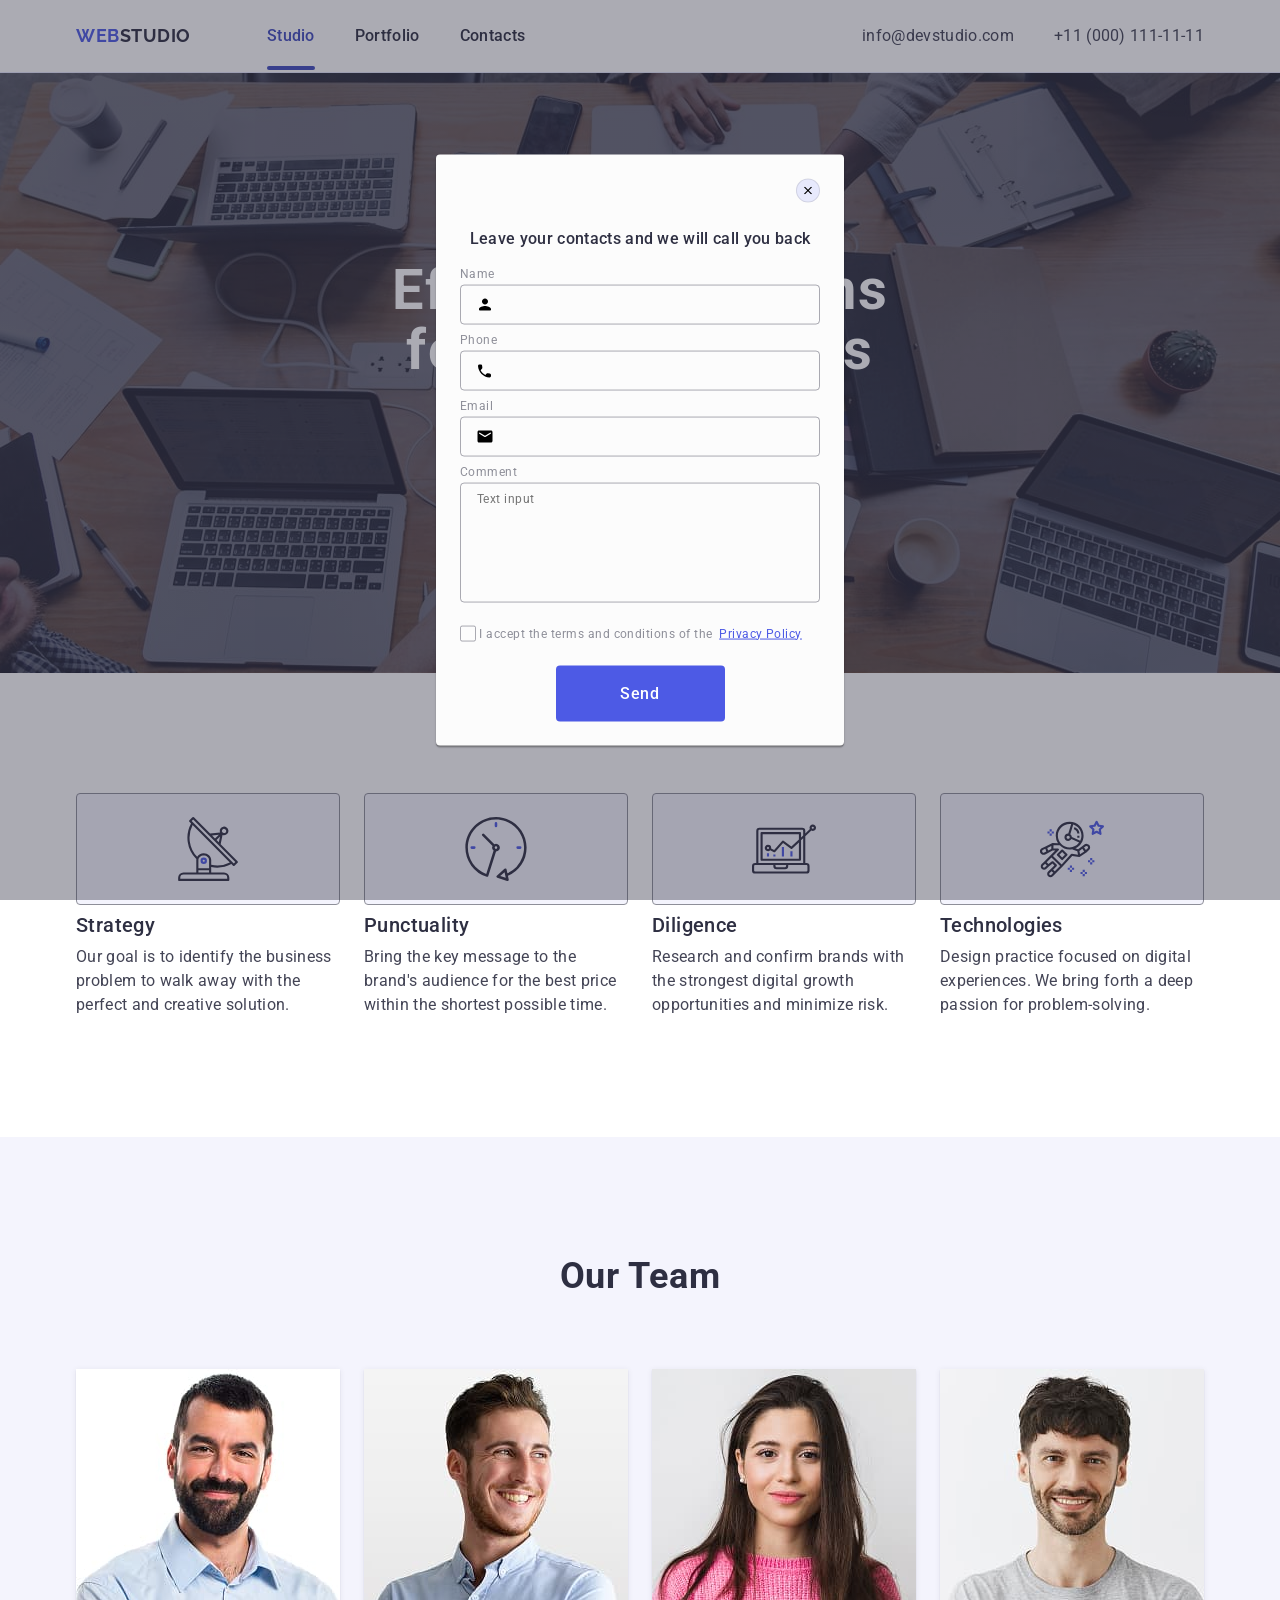
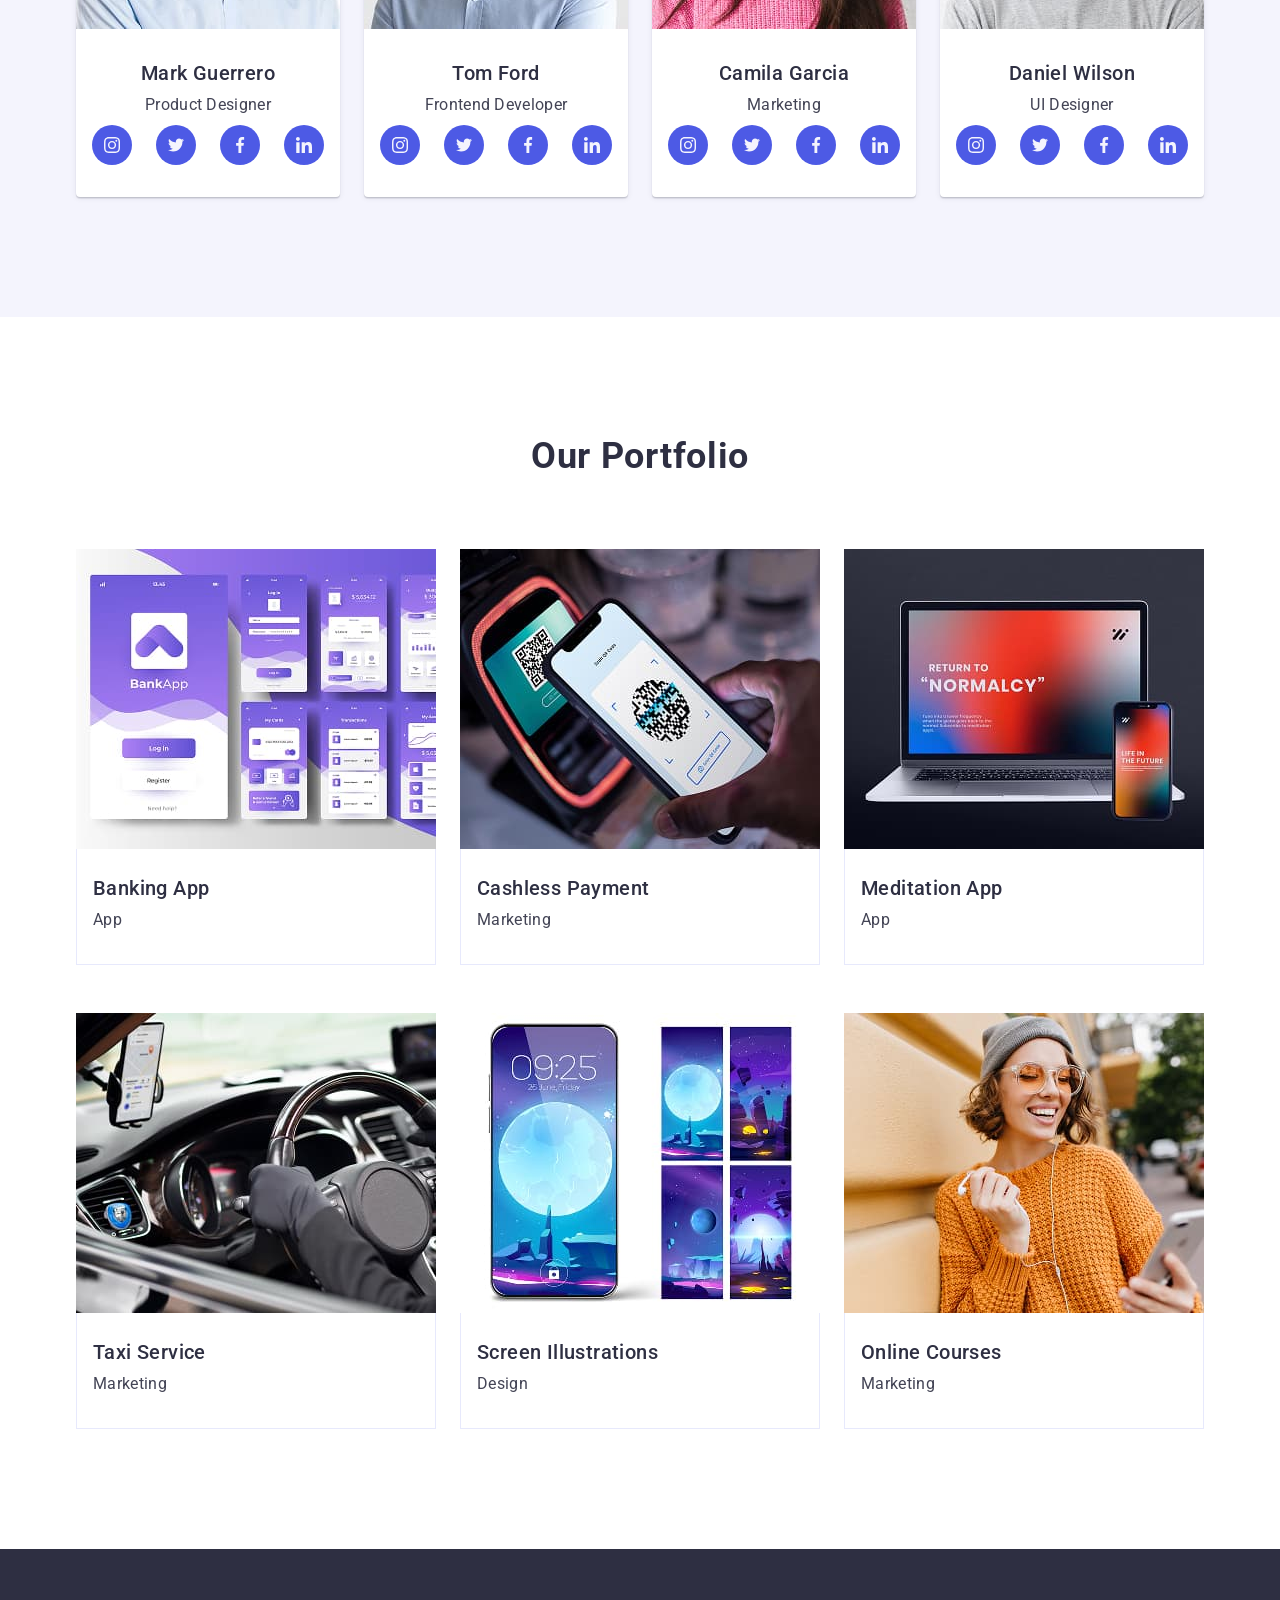
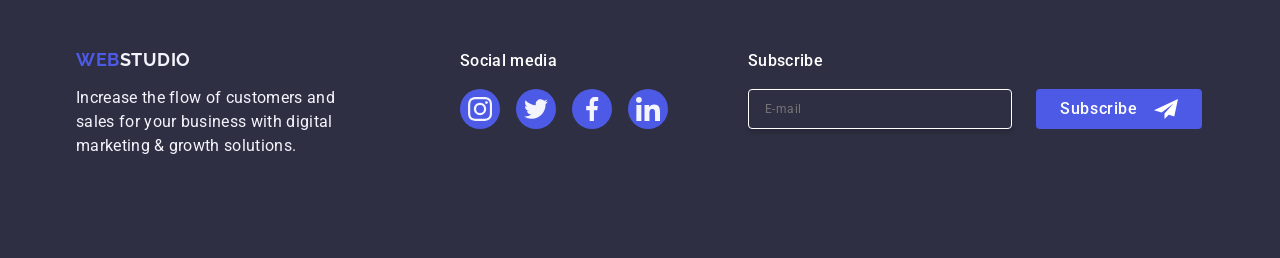
<file: index.html>
<!DOCTYPE html>
<html lang="uk">

<head>
  <meta charset="UTF-8" />
  <meta name="viewport" content="width=device-width, initial-scale=1.0" />
  <title>Document</title>
  <link rel="preconnect" href="https://fonts.googleapis.com" />
  <link rel="preconnect" href="https://fonts.gstatic.com" crossorigin />
  <link
    href="https://fonts.googleapis.com/css2?family=Raleway:ital,wght@0,700;1,700&family=Roboto:ital,wght@0,100..900;1,100..900&display=swap"
    rel="stylesheet" />
  <link rel="stylesheet" href="https://cdnjs.cloudflare.com/ajax/libs/modern-normalize/3.0.1/modern-normalize.min.css"
    integrity="sha512-q6WgHqiHlKyOqslT/lgBgodhd03Wp4BEqKeW6nNtlOY4quzyG3VoQKFrieaCeSnuVseNKRGpGeDU3qPmabCANg=="
    crossorigin="anonymous" referrerpolicy="no-referrer" />
  <link rel="stylesheet" href="./css/styles.css" />
</head>

<body>
  <header class="header">
    <div class="container flex-container">
      <nav class="header-nav">
        <a class="navigation-logo" href="./index.html">Web<span class="navigation-logo-header">Studio</span></a>
        <ul class="header-navigation-list">
          <li><a href="./index.html" class="header-nav-btn current">Studio</a></li>
          <li><a href="" class="header-nav-btn active">Portfolio</a></li>
          <li><a href="" class="header-nav-btn active">Contacts</a></li>
        </ul>
      </nav>
      <address class="address">
        <ul class="address-list">
          <li>
            <a href="mailto:info@devstudio.com" class="address-nav">info@devstudio.com</a>
          </li>
          <li>
            <a href="tel:+110001111111" class="address-nav">+11 (000) 111-11-11</a>
          </li>
        </ul>
      </address>
    </div>
  </header>
  <main>
    <!-- Section Hero -->
    <section class="section hero-banner">
      <div class="container">
        <h1 class="hero-title">Effective Solutions for Your Business</h1>
        <button type="button" class="hero-button">Order Service</button>
      </div>
    </section>
    <!-- Section feature -->
    <section class="section">
      <div class="container">
        <h2 class="feature visually-hidden">Feature</h2>
        <ul class="feature-lists">
          <li class="feature-list-about">
            <div class="feature-icon">
              <svg class="feature-icon-group" width="64" height="64">
                <use href="./images/icons.svg#icon-antenna"></use>
              </svg>
            </div>
            <h3 class="feature-title">Strategy</h3>
            <p class="feature-text">
              Our goal is to identify the business problem to walk away with
              the perfect and creative solution.
            </p>
          </li>
          <li class="feature-list-about">
            <div class="feature-icon">
              <svg class="feature-icon-group" width="64" height="64">
                <use href="./images/icons.svg#icon-clock"></use>
              </svg>
            </div>
            <h3 class="feature-title">Punctuality</h3>
            <p class="feature-text">
              Bring the key message to the brand's audience for the best price
              within the shortest possible time.
            </p>
          </li>
          <li class="feature-list-about">
            <div class="feature-icon">
              <svg class="feature-icon-group" width="64" height="64">
                <use href="./images/icons.svg#icon-diagram"></use>
              </svg>
            </div>
            <h3 class="feature-title">Diligence</h3>
            <p class="feature-text">
              Research and confirm brands with the strongest digital growth
              opportunities and minimize risk.
            </p>
          </li>
          <li class="feature-list-about">
            <div class="feature-icon">
              <svg class="feature-icon-group" width="64" height="64">
                <use href="./images/icons.svg#icon-astronaut"></use>
              </svg>
            </div>
            <h3 class="feature-title">Technologies</h3>
            <p class="feature-text">
              Design practice focused on digital experiences. We bring forth a
              deep passion for problem-solving.
            </p>
          </li>
        </ul>
      </div>
    </section>
    <!-- Section Our Team -->
    <section class="section section-team">
      <div class="container">
        <h2 class="team-title">Our Team</h2>
        <ul class="team-list">
          <li class="team-item">
            <img src="./images/Mark.jpg" width="264" alt="photo Mark" />
            <div class="team-card-img">
              <h3 class="team-members-names">Mark Guerrero</h3>
              <p class="team-members-positions">Product Designer</p>
              <ul class="list-social">
                <li class="list-icon">
                  <a href="https://www.instagram.com/" class="link-icon">
                    <svg width="16" height="16" class="icon-social">
                      <use href="./images/icons.svg#icon-instagram"></use>
                    </svg>
                  </a>
                </li>
                <li class="list-icon">
                  <a href="https://twitter.com/" class="link-icon">
                    <svg width="16" height="16" class="icon-social">
                      <use href="./images/icons.svg#icon-twitter"></use>
                    </svg>
                  </a>
                </li>
                <li class="list-icon">
                  <a href="https://facebook.com/" class="link-icon">
                    <svg width="16" height="16" class="icon-social">
                      <use href="./images/icons.svg#icon-facebook"></use>
                    </svg>
                  </a>
                </li>
                <li class="list-icon">
                  <a href="https://linkedin.com/" class="link-icon">
                    <svg width="16" height="16" class="icon-social">
                      <use href="./images/icons.svg#icon-linkedin"></use>
                    </svg>
                  </a>
                </li>
              </ul>
            </div>
          </li>
          <li class="team-item">
            <img src="./images/Tom.jpg" width="264" alt="photo Tom" />
            <div class="team-card-img">
              <h3 class="team-members-names">Tom Ford</h3>
              <p class="team-members-positions">Frontend Developer</p>
              <ul class="list-social">
                <li class="list-icon">
                  <a href="https://www.instagram.com/" class="link-icon">
                    <svg width="16" height="16" class="icon-social">
                      <use href="./images/icons.svg#icon-instagram"></use>
                    </svg>
                  </a>
                </li>
                <li class="list-icon">
                  <a href="https://twitter.com/" class="link-icon">
                    <svg width="16" height="16" class="icon-social">
                      <use href="./images/icons.svg#icon-twitter"></use>
                    </svg>
                  </a>
                </li>
                <li class="list-icon">
                  <a href="https://facebook.com/" class="link-icon">
                    <svg width="16" height="16" class="icon-social">
                      <use href="./images/icons.svg#icon-facebook"></use>
                    </svg>
                  </a>
                </li>
                <li class="list-icon">
                  <a href="https://linkedin.com/" class="link-icon">
                    <svg width="16" height="16" class="icon-social">
                      <use href="./images/icons.svg#icon-linkedin"></use>
                    </svg>
                  </a>
                </li>
              </ul>
            </div>
          </li>
          <li class="team-item">
            <img src="./images/Gamila.jpg" width="264" alt="photo Gamila" />
            <div class="team-card-img">
              <h3 class="team-members-names">Camila Garcia</h3>
              <p class="team-members-positions">Marketing</p>
              <ul class="list-social">
                <li class="list-icon">
                  <a href="https://www.instagram.com/" rel="noopener noreferrer nofollow" class="link-icon">
                    <svg width="16" height="16" class="icon-social">
                      <use href="./images/icons.svg#icon-instagram"></use>
                    </svg>
                  </a>
                </li>
                <li class="list-icon">
                  <a href="https://twitter.com/" class="link-icon">
                    <svg width="16" height="16" class="icon-social">
                      <use href="./images/icons.svg#icon-twitter"></use>
                    </svg>
                  </a>
                </li>
                <li class="list-icon">
                  <a href="https://facebook.com/" class="link-icon">
                    <svg width="16" height="16" class="icon-social">
                      <use href="./images/icons.svg#icon-facebook"></use>
                    </svg>
                  </a>
                </li>
                <li class="list-icon">
                  <a href="https://linkedin.com/" class="link-icon">
                    <svg width="16" height="16" class="icon-social">
                      <use href="./images/icons.svg#icon-linkedin"></use>
                    </svg>
                  </a>
                </li>
              </ul>
            </div>
          </li>
          <li class="team-item">
            <img src="./images/Daniel.jpg" width="264" alt="photo Daniel" />
            <div class="team-card-img">
              <h3 class="team-members-names">Daniel Wilson</h3>
              <p class="team-members-positions">UI Designer</p>
              <ul class="list-social">
                <li class="list-icon">
                  <a href="https://www.instagram.com/" rel="noopener noreferrer nofollow" class="link-icon">
                    <svg width="16" height="16" class="icon-social">
                      <use href="./images/icons.svg#icon-instagram"></use>
                    </svg>
                  </a>
                </li>
                <li class="list-icon">
                  <a href="https://twitter.com/" class="link-icon">
                    <svg width="16" height="16" class="icon-social">
                      <use href="./images/icons.svg#icon-twitter"></use>
                    </svg>
                  </a>
                </li>
                <li class="list-icon">
                  <a href="https://facebook.com/" class="link-icon">
                    <svg width="16" height="16" class="icon-social">
                      <use href="./images/icons.svg#icon-facebook"></use>
                    </svg>
                  </a>
                </li>
                <li class="list-icon">
                  <a href="https://linkedin.com/" class="link-icon">
                    <svg width="16" height="16" class="icon-social">
                      <use href="./images/icons.svg#icon-linkedin"></use>
                    </svg>
                  </a>
                </li>
              </ul>
            </div>
          </li>
        </ul>
      </div>
    </section>
    <!-- Section Our Portfolio -->
    <section class="section">
      <div class="container">
        <h2 class="portfolio-title">Our Portfolio</h2>
        <ul class="portfolio-list">
          <li class="portfolio-list-about">
            <div class="portfolio-card-box ">
              <img src="./images/Banking.jpg" width="360" alt="banking App" />
              <p class="portfolio-card-text card-overlay">
                14 Stylish and User-Friendly App Design Concepts · Task Manager App · Calorie
                Tracker App
                · Exotic
                Fruit Ecommerce App · Cloud Storage App</p>
            </div>
            <div class="under-card">
              <h3 class="portfolio-list-title">Banking App</h3>
              <p class="portfolio-about-app">App</p>
            </div>
          </li>
          <li class="portfolio-list-about">
            <div class="portfolio-card-box">
              <img src="./images/Payment.jpg" width="360" alt="Cashless Payment" />
              <p class="portfolio-card-text card-overlay">
                14 Stylish and User-Friendly App Design Concepts · Task Manager App · Calorie
                Tracker App
                · Exotic
                Fruit Ecommerce App · Cloud Storage App</p>
            </div>
            <div class="under-card">
              <h3 class="portfolio-list-title">Cashless Payment</h3>
              <p class="portfolio-about-app">Marketing</p>
            </div>
          </li>
          <li class="portfolio-list-about">
            <div class="portfolio-card-box">
              <img src="./images/Meditation.jpg" width="360" alt="Meditation App" />
              <p class="portfolio-card-text card-overlay">
                14 Stylish and User-Friendly App Design Concepts · Task Manager App · Calorie
                Tracker App
                · Exotic
                Fruit Ecommerce App · Cloud Storage App</p>
            </div>
            <div class="under-card">
              <h3 class="portfolio-list-title">Meditation App</h3>
              <p class="portfolio-about-app">App</p>
            </div>
          </li>
          <li class="portfolio-list-about">
            <div class="portfolio-card-box">
              <img src="./images/Taxi.jpg" width="360" alt="Taxi Service" />
              <p class="portfolio-card-text card-overlay">
                14 Stylish and User-Friendly App Design Concepts · Task Manager App · Calorie
                Tracker App
                · Exotic
                Fruit Ecommerce App · Cloud Storage App</p>
            </div>
            <div class="under-card">
              <h3 class="portfolio-list-title">Taxi Service</h3>
              <p class="portfolio-about-app">Marketing</p>
            </div>
          </li>
          <li class="portfolio-list-about">
            <div class="portfolio-card-box">
              <img src="./images/Illustrations.jpg" width="360" alt="Screen Illustrations" />
              <p class="portfolio-card-text card-overlay">
                14 Stylish and User-Friendly App Design Concepts · Task Manager App · Calorie
                Tracker App
                · Exotic
                Fruit Ecommerce App · Cloud Storage App</p>
            </div>
            <div class="under-card">
              <h3 class="portfolio-list-title">Screen Illustrations</h3>
              <p class="portfolio-about-app">Design</p>
            </div>
          </li>
          <li class="portfolio-list-about">
            <div class="portfolio-card-box">
              <img src="./images/Courses.jpg" width="360" alt="Online Courses" />
              <p class="portfolio-card-text card-overlay">
                14 Stylish and User-Friendly App Design Concepts · Task Manager App · Calorie
                Tracker App
                · Exotic
                Fruit Ecommerce App · Cloud Storage App</p>
            </div>
            <div class="under-card">
              <h3 class="portfolio-list-title">Online Courses</h3>
              <p class="portfolio-about-app">Marketing</p>
            </div>
          </li>
        </ul>
      </div>
    </section>
  </main>
  <footer class="footer">
    <div class="container footer-container">
      <div class="footer-logo-box">
        <a href="./index.html" class="footer-logo">Web<span class="navigation-logo-footer">Studio</span></a>
        <p class="footer-description">
          Increase the flow of customers and sales for your business with
          digital marketing & growth solutions.
        </p>
      </div>
      <div class="footer-icon-box">
        <p class="footer-icon-description">Social media</p>
        <ul class="list-social gap">
          <li class="list-icon">
            <a href="https://www.instagram.com/" class="link-icon-footer">
              <svg width="24" height="24" class="icon-social">
                <use href="./images/icons.svg#icon-instagram"></use>
              </svg>
            </a>
          </li>
          <li class="list-icon">
            <a href="https://twitter.com/" class="link-icon-footer">
              <svg width="24" height="24" class="icon-social">
                <use href="./images/icons.svg#icon-twitter"></use>
              </svg>
            </a>
          </li>
          <li class="list-icon">
            <a href="https://facebook.com/" class="link-icon-footer">
              <svg width="24" height="24" class="icon-social">
                <use href="./images/icons.svg#icon-facebook"></use>
              </svg>
            </a>
          </li>
          <li class="list-icon">
            <a href="https://linkedin.com/" class="link-icon-footer">
              <svg width="24" height="24" class="icon-social">
                <use href="./images/icons.svg#icon-linkedin"></use>
              </svg>
            </a>
          </li>
        </ul>
      </div>
      <div class="footer-subscribe-container">
        <p class="footer-subscribe-text">Subscribe</p>
        <form class="footer-subscribe">
          <label class="footer-subscribe-label" for="footer-email">
            <input class="footer-subscribe-input" id="footer-email" type="email" name="footer-email"
              placeholder="E-mail">
          </label>
          <button class="footer-subscribe-button" type="submit">
            Subscribe
            <svg class="footer-btn-svg" width="24" height="24">
              <use href="./images/icons.svg#icon-telegram"></use>
            </svg>
          </button>
        </form>
      </div>
    </div>
  </footer>
  <div class="modal-overlay is-open">
    <div class="modal">
      <button type="button" class="close-modal-btn">
        <svg class="close-modal-btn-svg" width="8" height="8">
          <use href="./images/icons.svg#icon-exide"></use>
        </svg>
      </button>
      <p class="pop-up-paragraph">Leave your contacts and we will call you back</p>
      <form>
        <div class="pop-up-field">
          <label class="pop-up-label" for="user-name">Name</label>
          <div class="pop-up-case">
            <input class="pop-up-input" type="text" name="user-name" id="user-name">
            <svg class="pop-up-svg" width="18" height="24">
              <use href="./images/icons.svg#icon-person"></use>
            </svg>
          </div>
        </div>
        <div class="pop-up-field">
          <label class="pop-up-label" for="phone">Phone</label>
          <div class="pop-up-case">
            <input class="pop-up-input" type="tel" name="phone" id="phone">
            <svg class="pop-up-svg" width="18" height="24">
              <use href="./images/icons.svg#icon-phone"></use>
            </svg>
          </div>
        </div>
        <div class="pop-up-field">
          <label class="pop-up-label" for="email">Email</label>
          <div class="pop-up-case">
            <input class="pop-up-input" type="email" name="email" id="email">
            <svg class="pop-up-svg" width="18" height="24">
              <use href="./images/icons.svg#icon-email"></use>
            </svg>
          </div>
        </div>
        <div class="pop-up-coment-box">
          <label class="pop-up-label" for="user-comment">Comment</label>
          <textarea class="pop-up-coment" name="user-comment" id="user-comment" placeholder="Text input"></textarea>
        </div>
        <div class="subscription-form">
          <input class="checkbox visually-hidden" name="user-privacy" value="true" type="checkbox" id="user-privacy">
          <label for="user-privacy" class="subscription-label">
            <span class="checkbox-border">
              <svg class="checkbox-svg" width="10" height="8">
                <use href="./images/icons.svg#icon-click"></use>
              </svg>
            </span>
            I accept the terms and conditions of the
            <a class="subscription-link" href="#">Privacy Policy</a>
          </label>
        </div>
        <button class="button-form" type="submit">Send</button>
      </form>
    </div>
  </div>
</body>

</html>
</file>
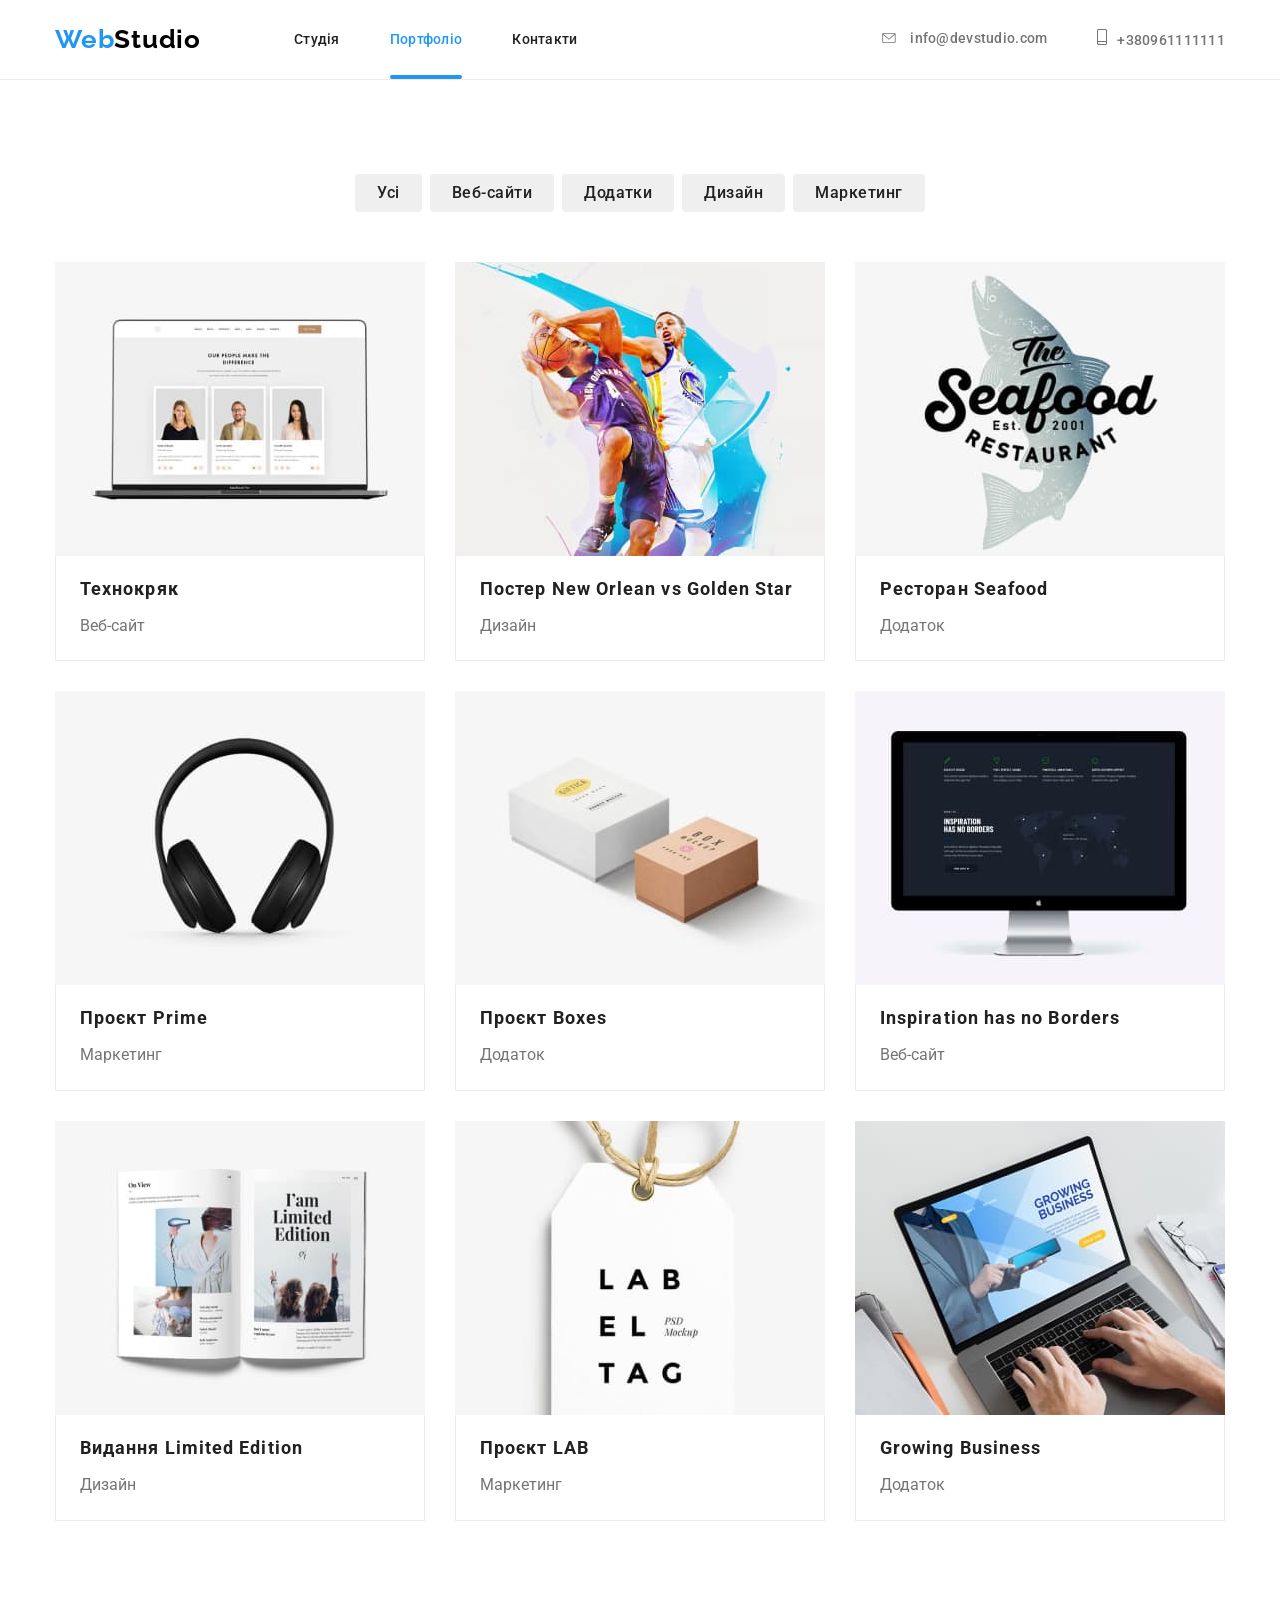
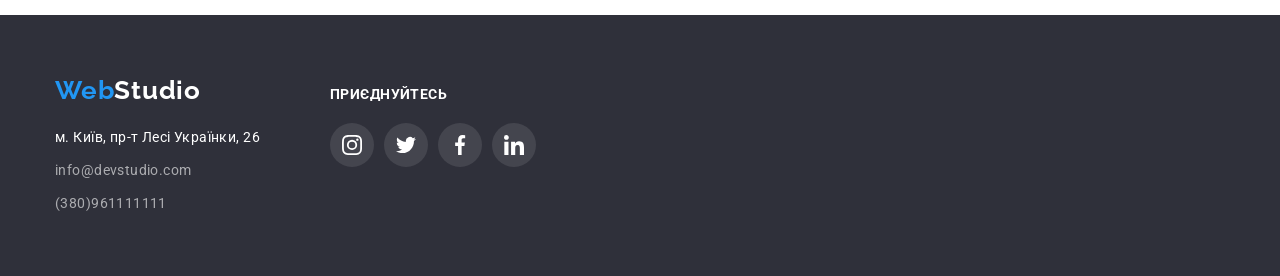
<file: portfolio.html>
<!DOCTYPE html>
<html lang="uk">
<head>
  <meta charset="UTF-8">
  <meta http-equiv="X-UA-Compatible" content="IE=edge">
  <meta name="viewport" content="width=device-width, initial-scale=1.0">
  <title>Portfolio</title>
  <link rel="stylesheet" href="https://cdnjs.cloudflare.com/ajax/libs/modern-normalize/1.1.0/modern-normalize.min.css" integrity="sha512-wpPYUAdjBVSE4KJnH1VR1HeZfpl1ub8YT/NKx4PuQ5NmX2tKuGu6U/JRp5y+Y8XG2tV+wKQpNHVUX03MfMFn9Q==" crossorigin="anonymous" referrerpolicy="no-referrer">
  <link href="https://fonts.googleapis.com/css2?family=Raleway:wght@700&family=Roboto:wght@400;500;700;900&display=swap" rel="stylesheet">
  <link rel="stylesheet" href="css/style.css">
  <link rel="preconnect" href="https://fonts.googleapis.com">
  <link rel="preconnect" href="https://fonts.gstatic.com" crossorigin>
  </head>
<body>
    <header class="underline">
      <div class="conteiner">
        <div class="header-conteiner">
          <div class="logo-conteiner">
            <a class="logo" href="./index.html">Web<span class="icon">Studio</span></a>
          </div>
          <nav>
            <ul class="site-nav">
              <li class="item"><a href="./index.html" class="link">Студія</a></li>
              <li class="item"><a href="./portfolio.html" class="link-blue">Портфоліо</a></li>
              <li class="item"><a href="./index.html" class="link">Контакти</a></li>
            </ul>
          </nav>  
          <ul class="contacts">
              <li class="item">
                <a class="list" href="malto:info@devstudio.com">
                   <svg class="icon-contacts" width="16px" height="10px">
                    <use href="./images/icon.svg#icon-envelope"></use>
                  </svg> info@devstudio.com</a>
              </li>
              <li class="item">
                <a class="list" href="tel:+380961111111">
                  <svg class="icon-contacts" width="10px" height="16px">
                    <use href="./images/icon.svg#icon-smartphone"></use>
                  </svg>+380961111111</a>
              </li>
            </ul>
        </div>
      </div> 
    </header>
   <main>
    <!--Section button-->
      <section class="hero-section">  
          <div class="conteiner">
            <ul class="button-conteiner">
                <li class="button-list">
                  <button class="button" type="button">Усі</button>
                </li>
                <li class="button-list">
                  <button class="button" type="button">Веб-сайти</button>
                </li>
                <li class="button-list">
                  <button class="button" type="button">Додатки</button>
                </li>
                <li class="button-list">
                  <button class="button" type="button">Дизайн</button>
                </li>
                <li class="button-list">
                  <button class="button" type="button">Маркетинг</button>
                </li>
              </ul>
          <!--Projects--> 
            <ul class="section-project">
              <li class="about">
                <a href="#" class="img-projects">
                  <div class="thumb">
                    <img src="./images/web.jpg" alt="Ноутбук, на якому зоображено портфоліо." width="370">
                    <div class="overlay">
                       <p class="project-text">Ресурс пропонує комплексні пропозиції з різним рівнем функціоналу та сервісів. Все це дозволить відвідувачу отримати вичерпні відомості про компанію чи приватну особу.</p>
                    </div>
                  </div>
                  <div class="under-card">
                      <h3 class="project-section">Технокряк</h3>
                      <p class="team">Веб-сайт</p>
                  </div>
                </a>
              </li>
              <li class="about">
                <a href="#" class="img-projects">
                  <div class="thumb">
                    <img src="./images/poster.jpg" alt="Два чоловіка грають в баскетбол" width="370">
                    <div class="overlay">
                       <p class="project-text">Ресурс пропонує комплексні пропозиції з різним рівнем функціоналу та сервісів. Все це дозволить відвідувачу отримати вичерпні відомості про компанію чи приватну особу.</p>
                    </div>
                  </div>  
                  <div class="under-card">
                    <h3 class="project-section">Постер New Orlean vs Golden Star</h3>
                    <p class="team">Дизайн</p>
                  </div>
                </a>
              </li>
              <li class="about">
                <a href="#" class="img-projects">
                    <div class="thumb">
                      <img src="./images/restaurant.jpg" alt="Логотип ресторану в формі риби" width="370">
                      <div class="overlay">
                       <p class="project-text">Ресурс пропонує комплексні пропозиції з різним рівнем функціоналу та сервісів. Все це дозволить відвідувачу отримати вичерпні відомості про компанію чи приватну особу.</p>
                    </div>
                    </div>
                    <div class="under-card">
                      <h3 class="project-section">Ресторан Seafood</h3>
                      <p class="team">Додаток</p>
                    </div>
                </a>
              </li>
              <li class="about">
                <a href="#" class="img-projects">
                  <div class="thumb">
                    <img src="./images/headphones.jpg" alt="Чорні навушники" width="370">
                    <div class="overlay">
                       <p class="project-text">Ресурс пропонує комплексні пропозиції з різним рівнем функціоналу та сервісів. Все це дозволить відвідувачу отримати вичерпні відомості про компанію чи приватну особу.</p>
                    </div>
                  </div>
                  <div class="under-card">
                    <h3 class="project-section">Проєкт Prime</h3>
                    <p class="team">Маркетинг</p>
                  </div>
                </a>
              </li>
              <li class="about">
                <a href="#" class="img-projects">
                  <div class="thumb">
                    <img src="./images/boxes.jpg" alt="Дві коробки,біла і коричнева" width="370">
                    <div class="overlay">
                       <p class="project-text">Ресурс пропонує комплексні пропозиції з різним рівнем функціоналу та сервісів. Все це дозволить відвідувачу отримати вичерпні відомості про компанію чи приватну особу.</p>
                    </div>
                  </div>
                  <div class="under-card">
                    <h3 class="project-section">Проєкт Boxes</h3>
                    <p class="team">Додаток</p>
                  </div>
                </a>
              </li>
              <li class="about">
                  <a href="#" class="img-projects">
                    <div class="thumb">
                      <img src="./images/monitor.jpg" alt="Монітор з зоображенням сайту" width="370">
                      <div class="overlay">
                       <p class="project-text">Ресурс пропонує комплексні пропозиції з різним рівнем функціоналу та сервісів. Все це дозволить відвідувачу отримати вичерпні відомості про компанію чи приватну особу.</p>
                    </div>
                    </div>
                    <div class="under-card">
                      <h3 class="project-section">Inspiration has no Borders</h3>
                      <p class="team">Веб-сайт</p>
                    </div>
                  </a>
              </li>
              <li class="about">
                  <a href="#" class="img-projects">
                    <div class="thumb">
                      <img src="./images/book.jpg" alt="Розгорнута книга" width="370">
                      <div class="overlay">
                       <p class="project-text">Ресурс пропонує комплексні пропозиції з різним рівнем функціоналу та сервісів. Все це дозволить відвідувачу отримати вичерпні відомості про компанію чи приватну особу.</p>
                    </div>
                    </div>
                    <div class="under-card">
                      <h3 class="project-section">Видання Limited Edition</h3>
                      <p class="team">Дизайн</p>
                    </div>
                  </a>
              </li>
              <li class="about">
                  <a href="#" class="img-projects">
                    <div class="thumb">
                      <img src="./images/label.jpg" alt="Біла етикетка" width="370">
                      <div class="overlay">
                       <p class="project-text">Ресурс пропонує комплексні пропозиції з різним рівнем функціоналу та сервісів. Все це дозволить відвідувачу отримати вичерпні відомості про компанію чи приватну особу.</p>
                    </div>
                    </div>
                    <div class="under-card">
                      <h3 class="project-section">Проєкт LAB</h3>
                      <p class="team">Маркетинг</p>
                    </div>
                  </a>
              </li>
              <li class="about">
                <a href="#" class="img-projects">
                  <div class="thumb">
                    <img src="./images/laptop.jpg" alt="Чоловік Працює на Ноутбуці" width="370">
                    <div class="overlay">
                       <p class="project-text">Ресурс пропонує комплексні пропозиції з різним рівнем функціоналу та сервісів. Все це дозволить відвідувачу отримати вичерпні відомості про компанію чи приватну особу.</p>
                    </div>
                  </div>
                  <div class="under-card">
                    <h3 class="project-section">Growing Business</h3>
                    <p class="team">Додаток</p>
                  </div>
                </a>
              </li>
            </ul> 
          </div>
      </section>  
  </main>
    <footer class="footer-section">
           <div class="conteiner">
            <div class="address-box">
                <address>
                    <a class="footer-logo" href="./index.html">Web<span class="footer-icon">Studio</span></a>
                  <div class="logo-box">
                      <ul class="footer-text">
                        <li class="footer-list"><a class="address-map" href="https://goo.gl/maps/CPtrU1FHBa2aNyZL9" target="_blank" rel="noopener noreferrer nofollow">м. Київ, пр-т Лесі Українки, 26</a></li>
                        <li class="footer-list"><a class="footer-link" href="malto:info@devstudio.com">info@devstudio.com</a></li>
                        <li class="footer-list"><a class="footer-link" href="tel:+380961111111">(380)961111111</a></li>
                      </ul>
                  </div>
                </address>
                <div class="join-us">
                  <p class="join-item">Приєднуйтесь</p>
                    <ul class="join-boxes" >
                      <li>
                        <a href="https://www.instagram.com/"  rel="noopener noreferrer nofollow" class="join-link">
                          <svg class="icon-join">
                            <use href="./images/icon.svg#icon-instagram"></use>
                          </svg>
                        </a>
                      </li>
                      <li>
                        <a href="https://www.instagram.com/"  rel="noopener noreferrer nofollow" class="join-link">
                          <svg class="icon-join">
                            <use href="./images/icon.svg#icon-twitter"></use>
                          </svg>
                        </a>
                      </li>
                      <li>
                        <a href="https://www.instagram.com/"  rel="noopener noreferrer nofollow" class="join-link">
                          <svg class="icon-join">
                            <use href="./images/icon.svg#icon-facebook"></use>
                          </svg>
                        </a>
                      </li>
                      <li>
                        <a href="https://www.instagram.com/"  rel="noopener noreferrer nofollow" class="join-link">
                          <svg class="icon-join">
                            <use href="./images/icon.svg#icon-linkedin"></use>
                          </svg>
                        </a>
                      </li>
                    </ul>
                </div>
            </div>
           </div>
        </footer>
  </body>
</html>
</file>
<file: css/styles.css>
body {
  font-family: "Roboto", sans-serif;
  background-color: #fff;
  color: #434455;
}
button {
  cursor: pointer;
}
ul,
ol {
  list-style-type: none;
  padding: 0;
  margin: 0;
}
h1,
h2,
h3,
h4,
h5,
h6 {
  margin: 0;
}

p {
  margin: 0;
}
a {
  text-decoration: none;
}
img {
  display: block;
}
.container {
  max-width: 1158px;
  margin: 0 auto;
  padding: 0 15px;
}
section {
  padding: 120px 0;
}
.transform {
  transform: 250ms cubic-bezier(0.4, 0, 0.2, 1);
}
/* Header  navigarion */
.header {
  border-bottom: 1px solid #e7e9fc;
  box-shadow: 0px 2px 1px rgba(46, 47, 66, 0.08),
    0px 1px 1px rgba(46, 47, 66, 0.16), 0px 1px 6px rgba(46, 47, 66, 0.08);
}

.flex-container {
  display: flex;
  align-items: center;
}
.flex-container ul {
  display: flex;
}
.header-nav {
  display: flex;
  flex-grow: 1;
  align-items: center;
}
.navigation-logo {
  font-family: "Raleway", sans-serif;
  font-weight: 700;
  font-size: 18px;

  line-height: 1.17;
  letter-spacing: 0.03em;
  text-transform: uppercase;
  color: #4d5ae5;
  margin-right: 76px;
}
.navigation-logo-header {
  color: #2e2f42;
}
.header-navigation-list {
  gap: 40px;
  padding: 24px 0;
}
.header-nav-btn {
  font-weight: 500;
  font-size: 16px;
  line-height: 1.5;
  letter-spacing: 0.02em;
  color: inherit;
  padding: 24px 0;

  color: #2e2f42;
  text-decoration: none;
  transition: color 250ms cubic-bezier(0.4, 0, 0.2, 1);
}
.current {
  position: relative;
  color: #404bbf;
}
.active {
  position: relative;
}
.header-nav-btn.current::after,
.header-nav-btn:hover::after,
.header-nav-btn:focus::after,
.header-nav-btn:active::after {
  content: "";
  position: absolute;
  left: 0;
  bottom: -1px;
  display: block;
  width: 100%;
  height: 4px;
  border-radius: 2px;
  background-color: #404bbf;
  transition: background-color 250ms cubic-bezier(0.4, 0, 0.2, 1);
}
.header-nav-btn:hover,
.header-nav-btn:focus,
.header-nav-btn:active {
  color: #404bbf;
}
.address {
  font-style: normal;
}
.address-list {
  gap: 40px;
  padding: 24px 0;
}
.address-nav {
  font-weight: 400;
  font-size: 16px;

  line-height: 1.5;
  letter-spacing: 0.02em;
  color: inherit;
  transition: color 250ms cubic-bezier(0.4, 0, 0.2, 1);
}
.address-nav:hover,
.address-nav:focus {
  color: #404bbf;
}
/* Main */
/* Section Hero */
.hero-banner {
  display: block;
  max-width: 1440px;
  margin: 0 auto;
  text-align: center;
  padding: 188px 0;

  background-image: linear-gradient(
      rgba(46, 47, 66, 0.7),
      rgba(46, 47, 66, 0.7)
    ),
    url(../images/hero-images.jpg);
  background-color: #2f303a66;
  background-repeat: no-repeat;
  background-position: center;
  background-size: cover;
}
.hero-title {
  font-weight: 700;
  font-size: 56px;

  line-height: 1.07;
  letter-spacing: 0.02em;
  text-align: center;
  color: #fff;
  max-width: 496px;
  margin: 0 auto;
  margin-bottom: 48px;
}
.hero-button {
  font-family: "Roboto", sans-serif;
  font-weight: 500;
  font-size: 16px;

  line-height: 1.5;
  letter-spacing: 0.04em;
  color: #fff;
  background-color: #4d5ae5;
  display: block;
  min-width: 169px;
  padding: 16px 32px;

  border: none;
  border-radius: 4px;
  margin: 0 auto;
  transition: background-color 250ms cubic-bezier(0.4, 0, 0.2, 1);
}
.hero-button:hover,
.hero-button:focus {
  background-color: #404bbf;
}

/* section feature */
.visually-hidden {
  position: absolute;
  width: 1px;
  height: 1px;
  margin: -1px;
  border: 0;
  padding: 0;
  white-space: nowrap;
  clip-path: inset(100%);
  clip: rect(0 0 0 0);
  overflow: hidden;
}
.feature-lists {
  display: flex;
  gap: 24px;
}
.feature-list-about {
  width: calc((100% - 72px) / 4);
  display: flex;
  flex-direction: column;
  align-items: baseline;
}
.feature-title {
  font-weight: 500;
  font-size: 20px;

  line-height: 1.2;
  letter-spacing: 0.02em;
  color: #2e2f42;

  margin-bottom: 8px;
}
.feature-text {
  font-weight: 400;
  font-size: 16px;

  line-height: 1.5;
  letter-spacing: 0.02em;
  color: inherit;
}
.feature-icon {
  display: flex;
  align-items: center;
  justify-content: center;
  border: 1px solid #8e8f99;
  border-radius: 4px;
  width: 264px;
  height: 112px;
  background-color: #f4f4fd;
  margin-bottom: 8px;
}
.feature-icon-group {
  display: block;
}

/* section team */
.section-team {
  background: #f4f4fd;
}
.team-title {
  font-weight: 700;
  font-size: 36px;

  line-height: 1.11;
  letter-spacing: 0.02em;
  text-align: center;
  color: #2e2f42;
  text-transform: capitalize;
  margin-bottom: 72px;
}
.team-list {
  display: flex;
}
.team-item:not(:last-child) {
  margin-right: 24px;
}
.team-item {
  display: flex;
  flex-direction: column;
  text-align: center;
  background-color: #ffffff;
  border-radius: 0 0 4px 4px;
  box-shadow: 0 2px 1px 0 rgba(46, 47, 66, 0.08),
    0 1px 1px 0 rgba(46, 47, 66, 0.16), 0 1px 6px 0 rgba(46, 47, 66, 0.08);
}
.team-card-img {
  padding: 32px 0;
}
.team-members-names {
  font-weight: 500;
  font-size: 20px;

  line-height: 1.2;
  letter-spacing: 0.02em;
  color: #2e2f42;
  margin-bottom: 8px;
}
.team-members-positions {
  font-weight: 400;
  font-size: 16px;
  margin-bottom: 8px;

  line-height: 1.5;
  letter-spacing: 0.02em;
  color: inherit;
}
.list-social {
  display: flex;
  align-items: center;
  justify-content: center;
  gap: 24px;
}

.icon-social {
  fill: #f4f4fd;
}
.link-icon {
  transition: background-color 250ms cubic-bezier(0.4, 0, 0.2, 1);
}
.link-icon,
.link-icon-footer {
  border-radius: 50%;
  background-color: #4d5ae5;
}
.gap {
  gap: 16px;
}
.link-icon:hover,
.link-icon:focus {
  background-color: #404bbf;
}
.link-icon-footer:hover,
.link-icon-footer:focus {
  background-color: #31d0aa;
  transition: background-color 250ms cubic-bezier(0.4, 0, 0.2, 1);
}
.link-icon,
.link-icon-footer {
  display: flex;
  align-items: center;
  justify-content: center;
  width: 40px;
  height: 40px;
}
/* Section Our Portfolio */
.portfolio-list {
  display: flex;
  flex-wrap: wrap;
  row-gap: 48px;
  column-gap: 24px;
}
.tumb {
  position: relative;
  overflow: hidden;
}

.checkbox-active .card-overlay {
  position: absolute;
  top: 0;
  left: 0;
  width: 100%;
  height: 100%;
  background-color: #4d5ae5;
  opacity: 0.9;

  transform: translateY(100%);
  transition: transform 250ms cubic-bezier(0.4, 0, 0.2, 1);
}
.portfolio-list-about {
  transition: box-shadow 250ms cubic-bezier(0.4, 0, 0.2, 1);
}
.portfolio-list-about:hover .overlay {
  transform: translateY(0);
}
.portfolio-list-about:hover {
  box-shadow: 0px 1px 6px rgba(46, 47, 66, 0.08),
    0px 1px 1px rgba(46, 47, 66, 0.16), 0px 2px 1px rgba(46, 47, 66, 0.08);
}
.portfolio-card-box {
  position: relative;
  overflow: hidden;
}
.portfolio-card-text {
  position: absolute;
  top: 0;
  font-size: 16px;
  line-height: 1.5;
  letter-spacing: 0.02em;
  color: #f4f4fd;
  padding: 40px 32px;
  background-color: #4d5ae5;
  height: 100%;
  width: 100%;
  transform: translateY(100%);
  transition: transform 250ms cubic-bezier(0.4, 0, 0.2, 1);
}
.under-card {
  border: 1px solid #e7e9fc;
  border-top: none;
  margin-top: -5px;
  padding: 32px 16px;
}
.portfolio-card-img:hover {
  transition: 250ms cubic-bezier(0.4, 0, 0.2, 1);
  box-shadow: 0 2px 1px 0 rgba(46, 47, 66, 0.08),
    0 1px 1px 0 rgba(46, 47, 66, 0.16), 0 1px 6px 0 rgba(46, 47, 66, 0.08);
}
.portfolio-title {
  font-weight: 700;
  font-size: 36px;

  line-height: 1.11;
  text-transform: capitalize;
  text-align: center;
  letter-spacing: 0.02em;
  color: #2e2f42;

  margin-bottom: 72px;
}
.portfolio-list-title {
  font-weight: 500;
  font-size: 20px;

  line-height: 1.2;
  letter-spacing: 0.02em;
  color: #2e2f42;
  margin-bottom: 8px;
}
.portfolio-about-app {
  font-weight: 400;
  font-size: 16px;

  line-height: 1.5;
  letter-spacing: 0.02em;
  color: inherit;
}
/* Foter----------- */

.footer {
  background: #2e2f42;
  padding: 100px 0;
}
.navigation-logo-footer {
  color: #f4f4fd;
}
.footer-description {
  font-weight: 400;
  font-size: 16px;

  line-height: 1.5;
  letter-spacing: 0.02em;
  color: #f4f4fd;
  width: 264px;
}
.footer-logo {
  font-family: "Raleway", sans-serif;
  font-weight: 700;
  font-size: 18px;
  line-height: 1.17;
  letter-spacing: 0.03em;
  text-transform: uppercase;
  color: #4d5ae5;
  margin-bottom: 16px;

  display: inline-block;
}
.footer-container {
  display: flex;
  justify-content: flex-start;
  align-items: baseline;
}
.footer-logo-box {
  margin-right: 120px;
}
.footer-icon-description {
  font-weight: 500;
  font-size: 16px;

  line-height: 1.5;
  letter-spacing: 0.02em;
  color: #fff;
  margin-bottom: 16px;
}
.footer-subscribe-text {
  font-weight: 500;
  font-size: 16px;

  line-height: 1.5;
  letter-spacing: 0.02em;
  color: #fff;
  margin-bottom: 16px;
}
.footer-icon-box {
  margin-right: 80px;
}
.footer-subscribe {
  display: flex;
  gap: 24px;
}
.footer-subscribe-input {
  border: 1px solid #fff;
  border-radius: 4px;
  padding-left: 16px;
  width: 264px;
  height: 40px;
  background-color: transparent;

  font-size: 12px;
  line-height: 2;
  letter-spacing: 0.04em;
  color: #fff;
  box-shadow: 0 4px 4px 0 rgba(0, 0, 0, 0.15);
}

.footer-subscribe-button {
  display: flex;
  align-items: center;
  justify-content: center;
  border-radius: 4px;
  padding: 8px 24px;
  min-width: 165px;
  height: 40px;
  cursor: pointer;

  font-family: "Roboto", sans-serif;
  font-weight: 500;
  font-size: 16px;
  line-height: 1.5;
  letter-spacing: 0.04em;
  text-align: center;
  color: #fff;

  border: none;
  background-color: #4d5ae5;
}
.footer-btn-svg {
  margin-left: 16px;
}
.footer-subscribe-button svg {
  fill: #fff;
}
/* Modal */
.modal-overlay {
  position: fixed;
  top: 0;
  left: 0;
  width: 100%;
  height: 100%;
  z-index: 999;

  display: flex;
  align-items: center;
  justify-content: center;

  opacity: 0;
  pointer-events: none;

  background-color: rgba(46, 47, 66, 0.4);
  transition: opacity 250ms cubic-bezier(0.4, 0, 0.2, 1),
    visibility 250ms cubic-bezier(0.4, 0, 0.2, 1);
}
.modal-overlay.is-open {
  opacity: 1;
  visibility: visible;
  pointer-events: auto;
}
.modal {
  top: 50%;
  left: 50%;
  width: 408px;
  min-height: 584px;
  padding: 72px 24px 24px 24px;
  border-radius: 4px;
  box-shadow: 0 1px 1px 0 rgba(0, 0, 0, 0.14), 0 1px 3px 0 rgba(0, 0, 0, 0.12),
    0 2px 1px 0 rgba(0, 0, 0, 0.2);
  transform: translate(-50%, -50%);
  background: #fcfcfc;
  transition: transform 250ms cubic-bezier(0.4, 0, 0.2, 1);
  position: absolute;
}
/*  Modal form */

.close-modal-btn {
  top: 24px;
  right: 24px;
  border: 1px solid rgba(0, 0, 0, 10%);
  border-radius: 50%;
  position: absolute;
  cursor: pointer;
  fill: currentColor;
  width: 24px;
  height: 24px;
  background-color: #e7e9fc;
  transition: background-color 250ms cubic-bezier(0.4, 0, 0.2, 1),
    border 250ms cubic-bezier(0.4, 0, 0.2, 1);

  display: flex;
  align-items: center;
  justify-content: center;
  padding: 0;
}
.close-modal-btn:hover,
.close-modal-btn:focus {
  border: none;
  fill: #ffffff;
  background-color: #404bbf;
}
.close-modal-btn-svg {
  transition: fill 250ms cubic-bezier(0.4, 0, 0.2, 1);
}
.pop-up-paragraph {
  font-family: "Roboto", sans-serif;
  font-weight: 500;
  font-size: 16px;

  line-height: 1.5;
  letter-spacing: 0.02em;
  text-align: center;
  color: #2e2f42;

  margin-bottom: 16px;
}
.pop-up-field {
  margin-bottom: 8px;
}
.pop-up-label {
  display: block;
  font-size: 12px;
  line-height: 1.17;
  letter-spacing: 0.04em;
  color: #8e8f99;
  text-align: left;
  margin-bottom: 4px;
}

.pop-up-case {
  position: relative;
  margin-bottom: 8px;
}
.pop-up-input {
  width: 100%;
  height: 40px;
  outline: transparent;
  padding-left: 38px;
  border: 1px solid rgba(46, 47, 66, 0.4);
  border-radius: 4px;
  transition: border-color 250ms cubic-bezier(0.4, 0, 0.2, 1);

  background: transparent;
}
.pop-up-input:focus {
  border-color: #4d5ae5;
}
.pop-up-svg {
  position: absolute;
  top: 50%;
  left: 16px;
  transform: translateY(-50%);

  transition: fill 250ms cubic-bezier(0.4, 0, 0.2, 1);
}
.pop-up-input:focus + .pop-up-svg {
  fill: #4d5ae5;
}
.pop-up-coment-box {
  margin-bottom: 16px;
}
.pop-up-coment {
  width: 100%;
  height: 120px;
  font-weight: 400;
  font-size: 12px;
  line-height: 1.17;
  letter-spacing: 0.04em;
  padding: 8px 16px;

  color: rgba(46, 47, 66, 0.4);
  resize: none;
  border: 1px solid rgba(46, 47, 66, 0.4);
  border-radius: 4px;
  background-color: transparent;
  outline: transparent;
  transition: border-color 250ms cubic-bezier(0.4, 0, 0.2, 1);
}

.pop-up-coment:focus {
  border-color: #4d5ae5;
}
.subscription-link {
  text-decoration: underline;
  color: #4d5ae5;
  margin-left: 3px;
}

/* subscription-checkbox */

.visually-hidden {
  position: absolute;
  width: 1px;
  height: 1px;
  margin: -1px;
  border: 0;
  padding: 0;
  white-space: nowrap;
  clip-path: inset(100%);
  clip: rect(0, 0, 0, 0);
  overflow: hidden;
}

.checkbox-border {
  display: inline-flex;
  align-items: center;
  justify-content: center;
  width: 16px;
  height: 16px;
  border-radius: 2px;
  border: 1px solid rgba(46, 47, 66, 0.4);
  fill: transparent;
  transition: background-color 250ms cubic-bezier(0.4, 0, 0.2, 1),
    border 250ms cubic-bezier(0.4, 0, 0.2, 1),
    fill 250ms cubic-bezier(0.4, 0, 0.2, 1);
}
.checkbox:checked + .subscription-label .checkbox-border {
  background-color: #404bbf;
  border: none;
  fill: #f4f4fd;
}

.subscription-form {
  margin-bottom: 24px;
}
.subscription-label {
  font-size: 12px;
  line-height: 1.17;
  letter-spacing: 0.04em;
  color: #8e8f99;
}

.button-form {
  display: block;
  font-family: "Roboto", sans-serif;
  font-weight: 500;
  font-size: 16px;
  line-height: 1.5;
  letter-spacing: 0.04em;
  text-align: center;

  cursor: pointer;
  border-radius: 4px;
  border: none;
  min-width: 169px;
  height: 56px;
  background-color: #4d5ae5;
  color: #ffffff;
  transition: background-color 250ms cubic-bezier(0.4, 0, 0.2, 1);
  margin: 0 auto;
}

.button-form:hover,
.button-form:focus {
  box-shadow: 0 4px 4px 0 rgba(0, 0, 0, 0.15);
}
</file>
<file: css/style.css>
html{
box-sizing: border-box;
}

*,
*::before,
*::after{
box-sizing: inherit;
}
:root{
--primary-text-color:#212121;
--title-text-color:#757575;
--accent-color:#2196f3;
--logo-text-color:#000000;
--primary-bg-color:#ffffff;
--primary-color-site:#2F303A;
--secondary-text-color:#F5F4FA;
--secondary-bg-color:rgba(255, 255, 255, 0.6);
--active-btm-color:#188CE8;
--border-color:#ECECEC;
--border-second-color:#AFB1B8;
}

body{
font-family:'Roboto';
color: var(--primary-text-color);
}
h1, h2, h3, h4, h5, h6, p, ul {
margin: 0px;
padding: 0px;
}

ul{
text-decoration: none;
list-style: none;

}
/* Conteiner */
.conteiner{
width: 1200px;
padding: 0px 15px;
margin: auto;


}
/* Style site */


/* Logo Company */
header .logo {
color:var(--accent-color);}
.icon{
color: var(--logo-text-color)}

.logo{
text-decoration: none;
font-family: 'Raleway';
font-weight: 700;
font-size: 26px;
line-height: 1.19;
letter-spacing: 0.03em;

}
.logo{
display: block;
padding: 24px 0;
}


.footer-logo{
font-family: 'Raleway';
font-style: normal;
font-weight: 700;
font-size: 26px;
line-height:1.19;
letter-spacing: 0.03em;
text-decoration: none;

color: var(--accent-color);
}
.logo-box{
margin-top: 20px;
}

.footer-icon{
color: var(--primary-bg-color);
}




.box-item{
display: block;
width: 231px;
height: 81px;
} 

/* site nav */
.link{  
position: relative;    
color: inherit;
font-weight: 500;
font-size: 14px;
line-height: 1.14;
letter-spacing: 0.02em;
text-decoration: none;

padding: 32px 0;
transition:color 250ms cubic-bezier(0.4, 0, 0.2, 1);
}

.link:hover{
color:var(--accent-color);

}
.link:focus{
color: var(--accent-color);

}

.link:hover::after,
.link:focus::after{
content: "";
display: block;
position: absolute;
margin-top: 26px ;
left: 0;
width: 100%;
height: 4px;
background: rgba(33, 150, 243, 1);
border-radius: 2px;
transition:background-color 1250ms cubic-bezier(0.4, 0, 0.2, 1);
}



.link-blue{ 
position: relative;

font-weight: 500;
font-size: 14px;
line-height:1.14;
letter-spacing: 0.02em;
color:inherit;
color: var(--accent-color);

}

.link-blue::after{
content: "";
display: block;
position: absolute;
margin-top: 26px;
left: 0;
width: 100%;
height: 4px;
background: rgba(33, 150, 243, 1);
border-radius: 2px;
}

.site-nav .link-blue{
text-decoration: none;
color:var(--accent-color);
} 


/* header */
.header-conteiner{
display: flex;
align-items: center;
justify-content: center;
}
header{
border-bottom: 1px solid var(--border-color);
}
.logo-conteiner{
display: flex;
margin-right: 93px;
}
.item { 
margin-right: 50px;


} 

.item:last-child{
margin-right: 0px;
}


.site-nav {
display: flex;

}


.contacts{
display:flex;
margin-left: auto;
}



.contacts .list {
color: var(--title-text-color);
text-decoration: none;
font-weight: 500;
font-size: 14px;
line-height: 1.14;
letter-spacing: 0.02em;
padding: 32px 0;

transition:color 250ms cubic-bezier(0.4, 0, 0.2, 1);
}
.list:hover { 
color: var(--accent-color);

} 
.list:focus{
transition: color 250ms cubic-bezier(0.4, 0, 0.2, 1);
color: var(--accent-color);
}


/* Main */
.icon-close{
position: absolute;
top:2%;
right:2%;
display: flex;
align-items: center;
justify-content: center;
border: 1px solid rgba(0, 0, 0, 10%);
border-radius: 50%;

width: 30px;
height: 30px;

background-color: #ffffff;  
transition: box-shadow 250ms cubic-bezier(0.4, 0, 0.2, 1);
}
.icon-close:hover{
box-shadow: 0px 1px 3px rgba(0, 0, 0, 0.12), 0px 1px 1px rgba(0, 0, 0, 0.14), 0px 2px 1px rgba(0, 0, 0, 0.2);

}
.backdrop{
position:fixed;
top: 0;
left: 0;
width:100%;
height:100%;

background-color:rgba(0, 0, 0, 0.2);

visibility: visible;
opacity: 1;

transition: opacity 250ms cubic-bezier(0.4, 0, 0.2, 1), 
visibility 250ms cubic-bezier(0.4, 0, 0.2, 1);
}

.backdrop.is-hidden{
opacity: 0;
pointer-events: none;
visibility: hidden;

}



.modal{
position:absolute;
top: 50%;
left: 50%;

width: 528px;
height: 581px;
transform: translate(-50%, -50%) scale(1);
transition: transform 250ms cubic-bezier(0.4, 0, 0.2, 1);

background-color: #ffffff;
border-radius: 4px;

}
.backdrop.is-hidden .modal {
transform:translate(-50%, -50%) scaleX(0.1);

}

.modal:hover{
box-shadow: 0px 1px 3px rgba(0, 0, 0, 0.12), 0px 1px 1px rgba(0, 0, 0, 0.14), 0px 2px 1px rgba(0, 0, 0, 0.2);

}

.main-section {
display: block;
background-color: var(--primary-color-site);
max-width: 1600px;
margin: 0 auto;
text-align: center;
padding: 200px 0;
background-image: linear-gradient(to right,
rgba(47, 48, 58, 0.4),
rgba(47, 48, 58, 0.4)
),
url("../images/hero.jpg");
background-color: #2F303A66;
}

.title {
color:var(--primary-bg-color);
font-weight: 900;
font-size: 44px;
line-height: 1.36;
letter-spacing: 0.06em;
max-width: 696px;
margin: 0 auto ;
margin-bottom: 30px;
text-transform: uppercase;

}
.main-about{
text-align: center;
font-weight: 700;
font-size: 36px;
line-height:1.16;
letter-spacing: 0.03em;

}
/* Sections */
.list-text{
position: absolute;  
width: 370px;

bottom:0;
left:0;



font-weight: 700;
font-size: 14px;
line-height: 1.14;
text-align: center;
padding: 27px 0;
letter-spacing: 0.03em;
text-transform: uppercase;

color: var(--primary-bg-color);
background-color:rgba(47, 48, 58, 0.8);

}
.list-info{
position: relative;
display: flex;

}
.under-card{
border: 1px solid var(--border-color);
border-top: none;
padding: 20px 24px;
margin-top: -5px;
}

.hero-section{
padding: 94px 0px;

}
.button-conteiner{
display: flex;
justify-content: center;
margin-bottom: 50px;

}
.button-list{
margin-right: 8px;
}
.button-list:last-child{
margin-right: 0px ;
}
ul a {
text-decoration: none;
}

.section-project{
display: flex;
flex-wrap: wrap;  
}

.about:nth-child(3n){
margin-right:0px;
}
.about:nth-last-child(-n + 3) {
margin-bottom: 0px;
}

.section{
display:flex;
padding: 94px 0px 0px;

}
.section-clients{
padding: 94px 0px 94px;
}
.second-conteiner{
display: flex;

}
.section-conteiner{
width: 270px;
}
.section-conteiner:not(:last-child)
{
margin-right: 30px;
}
.section-about{
text-align: center;
padding-bottom: 94px;
}

.project-list{
display: block;
text-decoration: none;

}
img{
display: block;
max-width: 100%;
height: auto;

}
.img-projects{
display: block;
text-decoration: none;


transition:box-shadow 250ms cubic-bezier(0.4, 0, 0.2, 1);
}
.img-projects:hover{
display: block;
box-shadow: 0px 1px 1px rgba(0, 0, 0, 0.12), 0px 4px 4px rgba(0, 0, 0, 0.06), 1px 4px 6px rgba(0, 0, 0, 0.16);

}

.img-list{
display:flex;
margin-top: 50px;

}
.lists:not(:last-child){
margin-right: 30px;

}
.lists{
  display: flex;
}


.team-box{
display: flex;
margin-top: 50px ;

}
.about-list {
display: inline-block;
text-align: center;
margin-right: 30px;
background-color: var(--primary-bg-color);
box-shadow: 0px 1px 3px rgba(0, 0, 0, 0.12), 0px 1px 1px rgba(0, 0, 0, 0.14), 0px 2px 1px rgba(0, 0, 0, 0.2);
border-radius: 0px 0px 4px 4px; ;

}
.about-list:last-child{
margin-right: 0px;
}
.title-clients{
font-weight: 700;
font-size: 36px;
line-height: 1.16;
text-align: center;
letter-spacing: 0.03em;
text-align: center;
margin-bottom: 50px;
}


.clients-list{
display: flex;
align-items: center;
justify-content: center;
}


/* Buttons */

.button{
font-family: 'Roboto';
text-decoration: none;
font-weight: 500;
font-size: 16px;
line-height:1.6;
letter-spacing: 0.03em;
color: inherit;
cursor: pointer;
padding: 6px 22px;  
border-radius: 4px;
border: none;

transition:box-shadow 250ms cubic-bezier(0.4, 0, 0.2, 1),
color 250ms cubic-bezier(0.4, 0, 0.2, 1),
  background-color 250ms cubic-bezier(0.4, 0, 0.2, 1) ;
}

.button:hover{
box-shadow: 0px 3px 1px rgba(0, 0, 0, 0.1), 0px 1px 2px rgba(0, 0, 0, 0.08), 0px 2px 2px rgba(0, 0, 0, 0.12);
color: var(--primary-bg-color);
background-color:var(--active-btm-color)

}
.button:focus{
background-color:var(--accent-color);
color: var(--primary-bg-color)

}


.button-primary{
background-color:var(--accent-color) ;
color: var(--primary-bg-color);
cursor: pointer;
text-decoration: none;
font-weight: 700;
font-size: 16px;
line-height: 1.87;
letter-spacing: 0.06em;
display: inline-block;
padding: 10px 32px;
border:1px solid #000000;
border-radius: 4px;

transition:color 250ms cubic-bezier(0.4, 0, 0.2, 1),
background-color 250ms cubic-bezier(0.4, 0, 0.2, 1) ;
}

.button-primary:hover{
background-color:var(--active-btm-color)
}
.button-primary:focus{
background-color: var(--active-btm-color);
color: var(--primary-bg-color);
}

/* about-company*/
.thumb{
position: relative;
overflow: hidden;
width: 370px;
height: 294px;

}


.about:hover .overlay  {
transform: translateY(0);
}

.overlay{
position: absolute;
top: 0;
left: 0;
width: 100%;
height: 100%;
background:var(--accent-color);
opacity: 0.9;


transform: translateY(100%);
transition: transform 250ms cubic-bezier(0.4, 0, 0.2, 1);


display: flex;

}

.project-text{

font-size: 18px;
line-height: 1.55;
letter-spacing: 0.03em;
padding: 64px 24px;

color: var(--primary-bg-color);
}

.section-company{
background-color:var(--secondary-text-color);
padding: 94px 0px;
}

.about{
width: calc((100% - 60px) / 3);
margin-right: 30px;
margin-bottom: 30px;
background-color: var(--primary-bg-color);    
}


.section-title{
font-weight: 700;
font-size: 14px;
line-height:1.14;
letter-spacing: 0.03em;
text-transform: uppercase;
margin-bottom: 10px;
}

.project-title{
font-weight: 700;
font-size: 18px;
line-height:2;
letter-spacing: 0.06em;
}

.project-section{
color:var(--primary-text-color);
font-weight: 700;
font-size: 18px;
line-height: 2;
letter-spacing: 0.06em;
margin: 0 auto 4px;
}

.about-team{
text-decoration: none;
font-size: 16px;
margin-bottom: 16px;
line-height:1.18; 
color:var(--title-text-color);


}
.team-undercard {
display: flex;
align-items: center;
justify-content: center;
}

.box-list:not(:last-child){
display: block ;
margin-right: 30px;
}


.team{
font-size: 16px;
line-height:1.87;
color: var(--title-text-color)

}
.team-list{
font-weight: 500;
font-size: 16px;
line-height: 1.18;
letter-spacing: 0.03em;
color:var(--primary-text-color);
margin-bottom: 10px;
}
.title-box{
padding: 16px 0 30px;
}
/* Secondary text */

.secondary-text{
color: var(--title-text-color);
font-size: 14px;
line-height:1.7;
}

/* footer */
.join-boxes{
display: flex;
align-items: center;
justify-content: space-between;

}
.address-box{

display: flex;
align-items: baseline;
justify-content:start ;



}
.join-link{
display: flex;
align-items: center;
justify-content: center;
width: 44px;
height: 44px;
background-color: rgba(255, 255, 255, 0.1);
background-size: 100%;
border-radius: 50%; 
transition: background-color 250ms cubic-bezier(0.4, 0, 0.2, 1);
}
.join-link:hover{
background-color: var(--accent-color);
box-shadow: 0px 4px 4px rgba(0, 0, 0, 0.25);

}
.join-link:focus{
color: var(--primary-bg-color);
background-color: var(--accent-color);
box-shadow: 0px 4px 4px rgba(0, 0, 0, 0.25);
transition:color 250ms cubic-bezier(0.4, 0, 0.2, 1);
}
.icon-join{
width: 20px;
height: 20px;
fill: var(--primary-bg-color);
}
.join-us{
display: inline-block;
width: 206px;
height: 80px;
margin-left: 70px;
}
.join-item{

font-weight: 700;
font-size: 14px;
line-height: 1.14;
letter-spacing: 0.03em;
text-transform: uppercase;
color: var(--primary-bg-color);
margin-bottom: 20px;
}
.footer-section {
display: flex;
background-color: var(--primary-color-site);
margin: 0 auto;
padding: 60px 0px;
}

.address-conteiner{
display: block;
width: 231px;
height: 81px;
}

.footer-text{
display: flex;
flex-direction: column;
gap: 9px;
text-decoration:none;
font-style: normal;
font-size:14px;
line-height:1.7;
letter-spacing: 0.03em;

}

.footer-link{
text-decoration: none;
color:var(--secondary-bg-color);
transition: color 250ms cubic-bezier(0.4, 0, 0.2, 1);
}
.footer-link:hover{
color: var(--accent-color);

}
.footer-link:focus{
color: var(--accent-color);
transition: color 250ms cubic-bezier(0.4, 0, 0.2, 1);
}
.address-map{
text-decoration: none;
color: var(--primary-bg-color);
transition: color 250ms cubic-bezier(0.4, 0, 0.2, 1);
}
.address-map:hover{
color: var(--accent-color);

}
.address-map:focus{
transition: color 250ms cubic-bezier(0.4, 0, 0.2, 1);
color: var(--accent-color);

}
/* Icon */
.feature-icon {
display: flex;
align-items: center;
justify-content: center;
width: 270px;
height: 120px;
margin-bottom: 30px;
background-color: var(--secondary-text-color);

}

.icon-inside {
display: block;
width: 70px;
height: 70px;
}
.icon-contacts{
margin-right: 10px; 
fill: currentColor;

}

.box-client{
display: flex;
align-items: center;
justify-content: center;
width: 170px;
height: 92px;
border: 1px solid var(--border-second-color);
border-radius: 4px;
cursor: pointer;
color: var(--border-second-color);

transition: color 250ms cubic-bezier(0.4, 0, 0.2, 1),
border 250ms cubic-bezier(0.4, 0, 0.2, 1), 
filter 250ms cubic-bezier(0.4, 0, 0.2, 1);
}

.client-icon{
  fill: currentColor;
} 
.client-item{
  margin-right: 30px; 
 
}
  
.client-item:last-child {
    margin-right: 0px;
  }
  

.box-client:hover{
color: var(--accent-color);
border: 1px solid var(--accent-color);
filter: drop-shadow(0px 4px 4px rgba(0, 0, 0, 0.25));
}
.box-client:focus{
transition: color 250ms cubic-bezier(0.4, 0, 0.2, 1),
border 250ms cubic-bezier(0.4, 0, 0.2, 1),
filter 250ms cubic-bezier(0.4, 0, 0.2, 1);
color: var(--accent-color);
filter: drop-shadow(0px 4px 4px rgba(0, 0, 0, 0.25));
 }


.link-icon{
  display: flex;
  align-items: center;
  justify-content: center;
  width: 44px;
  height: 44px;
  border-radius: 50%;
  color: var(--border-second-color);
  

} 
.link-icon{
 margin-right: 10px;
transition: color 250ms cubic-bezier(0.4, 0, 0.2, 1),
background-color 250ms cubic-bezier(0.4, 0, 0.2, 1),
box-shadow 250ms cubic-bezier(0.4, 0, 0.2, 1);
}

.link-icon:hover{
color: var(--primary-bg-color);
background-color: var(--accent-color);
box-shadow: 0px 4px 4px rgba(0, 0, 0, 0.25);

}
.link-icon:focus{
 color: var(--primary-bg-color);
 background-color: var(--accent-color);
box-shadow: 0px 4px 4px rgba(0, 0, 0, 0.25);

}
.icon-team{
 fill: currentColor;
}


.hower-color{
  color: var(--accent-color);
}
</file>
